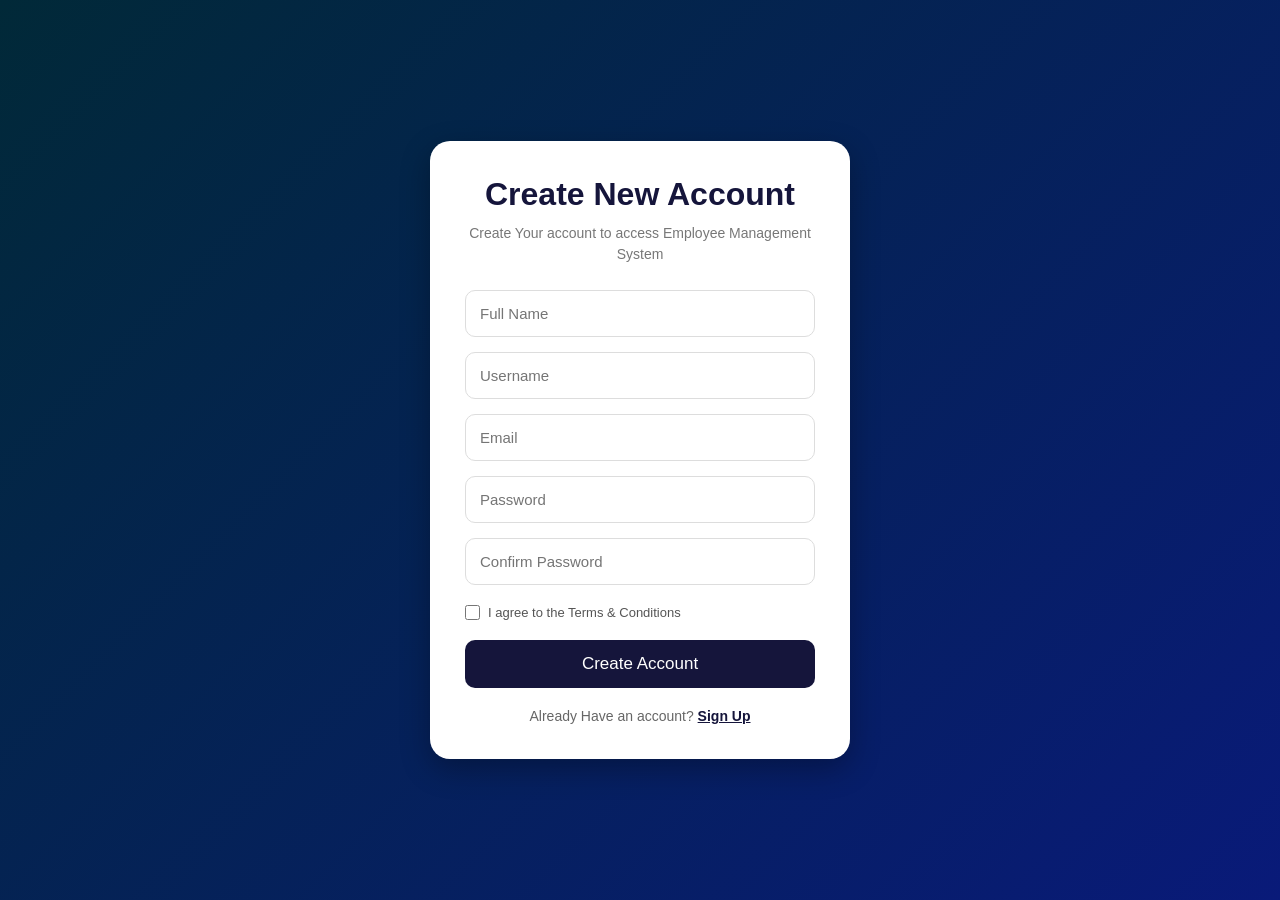
<file: create.html>
<!DOCTYPE html>
<html lang="en">
<head>
    <meta charset="UTF-8">
    <meta name="viewport" content="width=device-width, initial-scale=1.0">
    <title>Employee Management System</title>
    <link rel="stylesheet" href="create.css">
</head>
<body>
    <div class="create">
        <h1>Create New Account</h1>
        <p class="tittle">Create Your account to access Employee Management System</p>

        <form id="createfoam">
        <input type="text"  id="fullname" placeholder="Full Name" required>
        <input type="text"  id="username" placeholder="Username" required>
        <input type="email"  id="email" placeholder="Email" required>
        <input type="password"  id="password" placeholder="Password" required>
        <input type="password"  id="cpassword" placeholder="Confirm Password" required>

        <div class="terms">
            <input type="checkbox" id="terms" required>
            <label for="terms">I agree to the Terms & Conditions</label>

        </div>

        <button type="submit">Create Account</button>
        </form>
        <p class="login">
            Already Have an account?
            <a href="sign.html">Sign Up</a>
        </p>
    </div>


    <script>
        let form = document.getElementById("createfoam");

        form.onsubmit = function(e){
            e.preventDefault();


            let password = document.getElementById("password").value
            let confirmPassword = document.getElementById("cpassword").value;

            if(password !== confirmPassword){
                alert("password do not match");
                return;
            }

            alert("Account Create successfully");

            window.location.href= "dashboard.html"
        }
    </script>
</body>
</html>
</file>
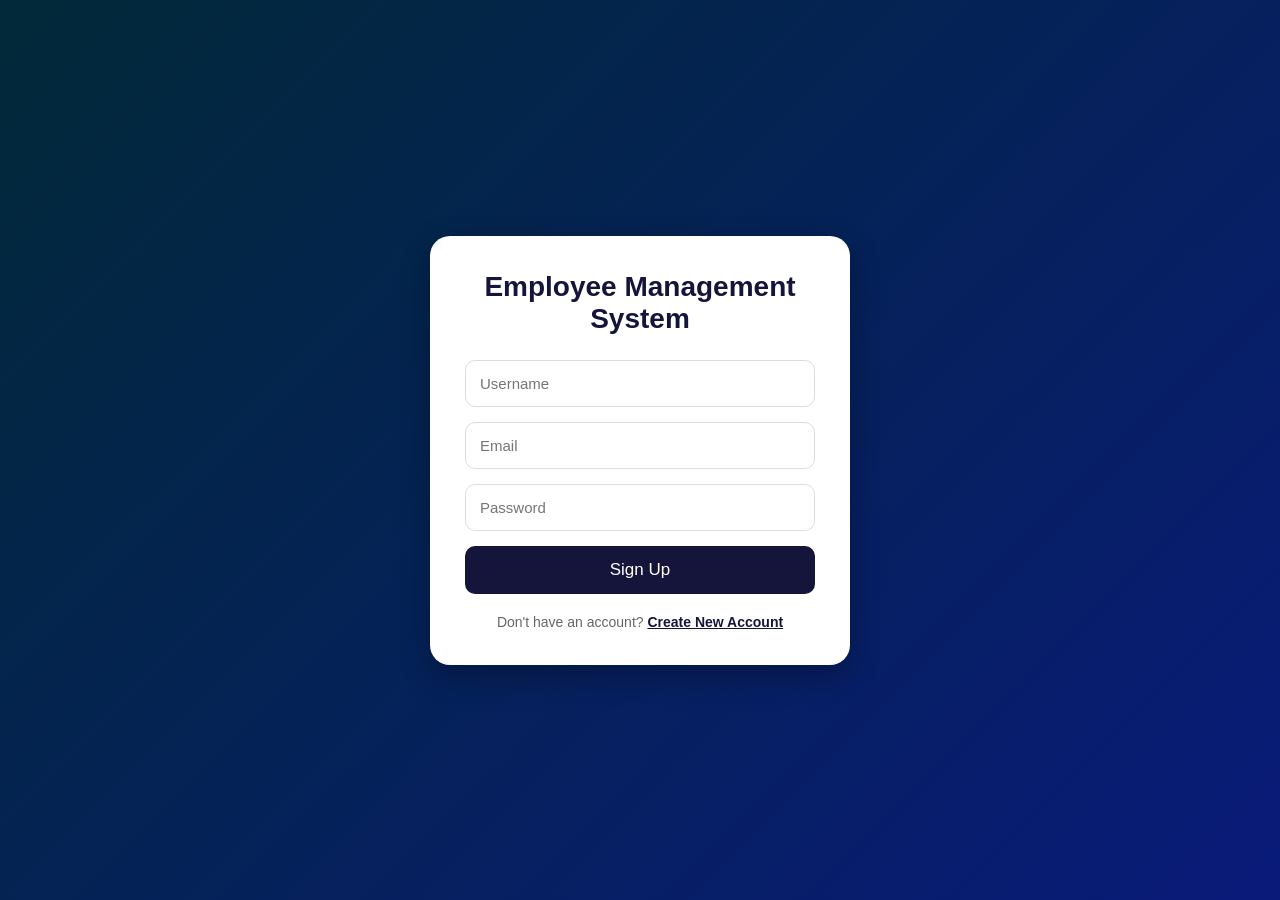
<file: sign.html>
<!DOCTYPE html>
<html lang="en">
<head>
    <meta charset="UTF-8">
    <meta name="viewport" content="width=device-width, initial-scale=1.0">
    <title>Employee Management</title>
    <link rel="stylesheet" href="signup.css">
</head>
<body>
    <div class="sign">
        <h1>Employee Management System</h1>
        <form id="forms">
            <input type="text" id="username" placeholder="Username" required>

             <input type="email" id="email" placeholder="Email" required>

              <input type="password" id="password" placeholder="Password" required>

              <button type="submit">Sign Up </button>
        </form>
    

    <p class="account">
        Don't have an account?
        <a href="create.html">Create New Account</a>
    </p>
    </div>

    <script>
        let form = document.getElementById("forms");

        form.onsubmit = function(e){
            e.preventDefault();


            window.location.href = "dashboard.html";
        };
    </script>
</body>
</html>
</file>
<file: create.css>
*{
    margin: 0;
    padding: 0;
    box-sizing: border-box;
}

body{
    min-height: 100vh;
    display:flex;
    justify-content: center;
    align-items: center;
    font-family: Arial, Helvetica, sans-serif;
     background: linear-gradient(135deg,  rgb(1, 41, 56), #091a79);
}

.create{
    width: 420px;
    padding: 35px;
    background: white;
    border-radius: 20px;
    box-shadow: 0 10px 30px rgba(0,0,0,0.3);
}

.create h1{
    text-align: center;
    color: #15153b;
    margin-bottom: 10px;
}

.tittle{
    text-align: center;
    color: #777;
    font-size: 14px;
    margin-bottom: 25px;
    line-height: 1.5;
}

#createfoam input[type="text"],
#createfoam input[type="email"],
#createfoam input[type="password"]{
    width: 100%;
    padding: 14px;
    margin-bottom: 15px;
    border: 1px solid #ddd;
    border-radius: 10px;
    outline: none;
    font-size: 15px;
}

#createfoam input{
    border-color: #5b3ca8;
}

.terms{
    display: flex;
    align-items: center;
    gap: 8px;
    margin: 5px 0 20px;
    font-size: 13px;
    color: #555;
}

.terms input{
    width: 15px;
    height: 15px;
}

#createfoam button{
    width: 100%;
    padding: 14px;
    border: none;
    border-radius: 10px;
    background:   #15153b;
    color: white;
    font-size: 17px;
    cursor: pointer;
    transition: all 0.3s ease;
}

#createfoam button:hover{
        transform: translateY(-5px);
    box-shadow: 0px 10px 25px rgba(0,0,0,0.15);
}



.login{
    text-align: center;
    margin-top: 20px;
    font-size: 14px;
    color: #666;
}

.login a{
    color: #15153b;
    text-decoration: underline;
    font-weight: bold;
}

@media (max-width:480px) {
    .create{
        width: 100%;
        padding: 25px;
    }

    .create h1{
        font-size: 25px;
    }
}
</file>
<file: signup.css>
*{
    margin: 0;
    padding: 0;
    box-sizing: border-box;
}

body{
       min-height: 100vh;
    display: flex;
    justify-content: center;
    align-items: center;
    font-family: Arial, Helvetica, sans-serif;
 background: linear-gradient(135deg,  rgb(1, 41, 56), #091a79);
}



.sign{
    width: 420px;
    padding: 35px;
    background: white;
    border-radius: 20px;
    box-shadow: 0 10px 30px rgba(0,0,0,0.3);
}

.sign h1{
    text-align: center;
    color: #15153b;
    font-size: 28px;
   margin-bottom: 25px;
}

#forms{
    width: 100%;
}

#forms input{
    width: 100%;
    padding: 14px;
    margin-bottom: 15px;
    border: 1px solid #ddd;
    border-radius: 10px;
    outline: none;
font-size: 15px;
}

#forms{
    border-color: #5b3ca8;
}

#forms button{
    width: 100%;
    padding: 14px;
    border: none;
    border-radius: 10px;
   background: #15153b;
    color: white;
    font-size: 17px;
    cursor: pointer;
     transition: all 0.3s ease;
}



#forms button:hover{
     transform: translateY(-5px);
    box-shadow: 0px 10px 25px rgba(0,0,0,0.15);
}

.account{
    text-align: center;
    margin-top: 20px;
    font-size: 14px;
    color: #666;
}

.account a{
    color: #15153b;
    text-decoration: none;
    font-weight: bold;
}

.account a{
    text-decoration: underline;
}


@media (max-width:480px) {
    .sign{
        width: 90%;
        padding: 25px;
    }

    .sign h1{
        font-size: 24px;
    }
}
</file>
